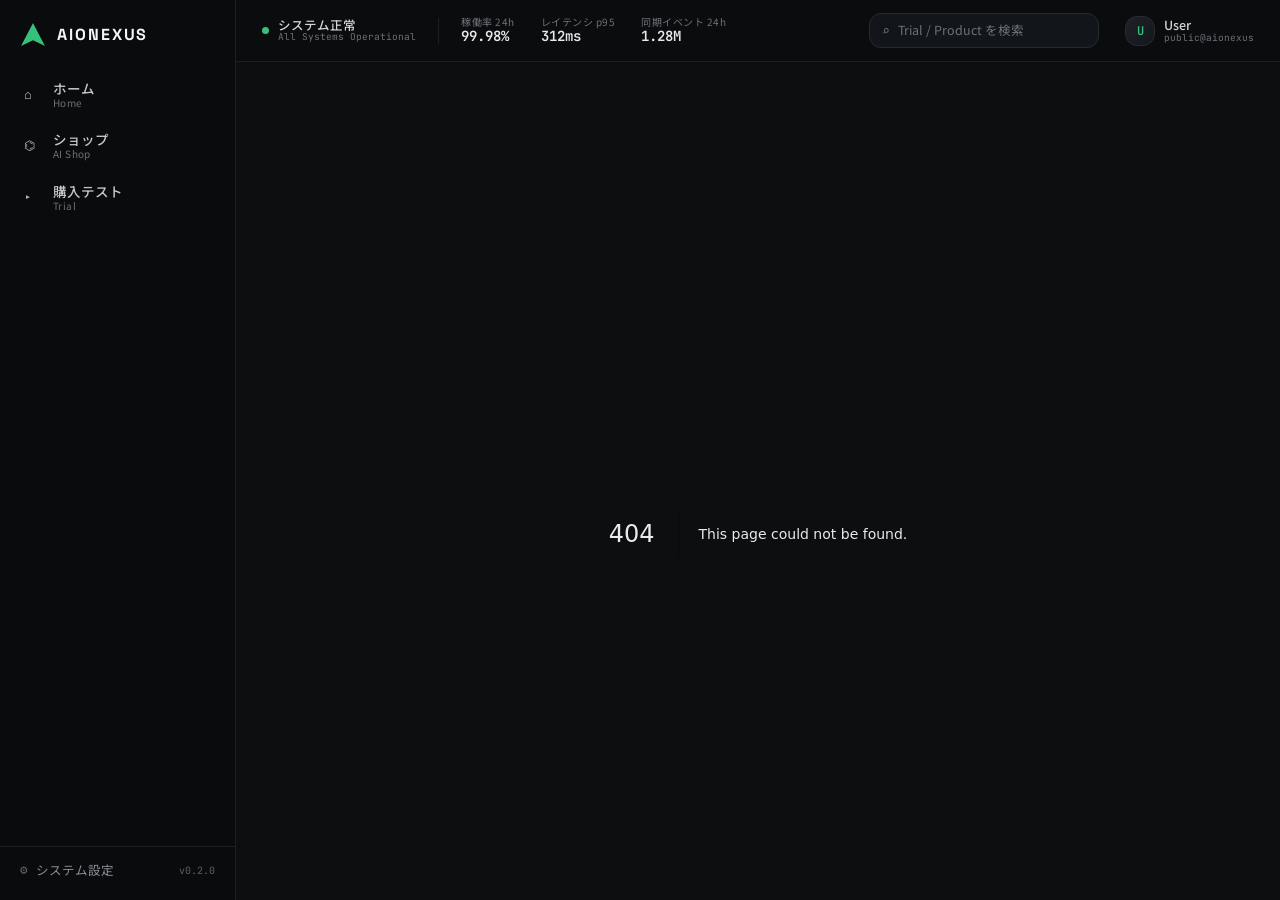
<file: 404/index.html>
<!DOCTYPE html><!--d_RDezG7cizCET9Alx7Y6--><html lang="ja"><head><meta charSet="utf-8"/><meta name="viewport" content="width=device-width, initial-scale=1"/><link rel="stylesheet" href="/_next/static/css/63cc3f1d5dda726f.css" data-precedence="next"/><link rel="preload" as="script" fetchPriority="low" href="/_next/static/chunks/webpack-4772d34723bd25e0.js"/><script src="/_next/static/chunks/4bd1b696-c023c6e3521b1417.js" async=""></script><script src="/_next/static/chunks/255-2aa030c9ba2867e3.js" async=""></script><script src="/_next/static/chunks/main-app-a599b91ebceae7a9.js" async=""></script><script src="/_next/static/chunks/176-c4a8215ca4d82670.js" async=""></script><script src="/_next/static/chunks/app/layout-01459b43b70cd561.js" async=""></script><meta name="robots" content="noindex"/><link rel="preconnect" href="https://fonts.googleapis.com"/><link rel="preconnect" href="https://fonts.gstatic.com" crossorigin="anonymous"/><title>404: This page could not be found.</title><title>AIONEXUS Console</title><meta name="description" content="AI Owner Network Nexus — Agent Commerce control plane"/><link href="https://fonts.googleapis.com/css2?family=Space+Grotesk:wght@400;500;600;700&amp;family=JetBrains+Mono:wght@400;500;600&amp;family=Noto+Sans+JP:wght@400;500;700&amp;display=swap" rel="stylesheet"/><script src="/_next/static/chunks/polyfills-42372ed130431b0a.js" noModule=""></script></head><body><div hidden=""><!--$--><!--/$--></div><div class="flex h-screen w-full overflow-hidden bg-base font-sans text-ink-200"><aside class="hidden w-[236px] flex-none flex-col border-r border-line-frame bg-sidebar py-[18px] lg:flex"><a class="flex items-center gap-[11px] px-5 pb-[22px] pt-1" href="/"><span class="relative h-[26px] w-[26px] flex-none"><span class="absolute inset-0 bg-accent" style="clip-path:polygon(50% 4%, 96% 92%, 50% 70%, 4% 92%)"></span></span><span class="font-display text-[16px] font-bold tracking-[0.12em] text-ink-50">AIONEXUS</span></a><nav class="flex flex-1 flex-col gap-[2px] px-3"><a class="relative flex items-center gap-[11px] rounded-lg px-3 py-[10px] text-left transition hover:bg-[#15181C] text-ink-400" href="/"><span class="w-[18px] flex-none font-mono text-[13px] opacity-85">⌂</span><span class="flex flex-col leading-[1.25]"><span class="text-[13.5px] font-medium">ホーム</span><span class="text-[10px] tracking-[0.04em] text-ink-700">Home</span></span></a><a class="relative flex items-center gap-[11px] rounded-lg px-3 py-[10px] text-left transition hover:bg-[#15181C] text-ink-400" href="/shop/"><span class="w-[18px] flex-none font-mono text-[13px] opacity-85">⌬</span><span class="flex flex-col leading-[1.25]"><span class="text-[13.5px] font-medium">ショップ</span><span class="text-[10px] tracking-[0.04em] text-ink-700">AI Shop</span></span></a><a class="relative flex items-center gap-[11px] rounded-lg px-3 py-[10px] text-left transition hover:bg-[#15181C] text-ink-400" href="/test/"><span class="w-[18px] flex-none font-mono text-[13px] opacity-85">▸</span><span class="flex flex-col leading-[1.25]"><span class="text-[13.5px] font-medium">購入テスト</span><span class="text-[10px] tracking-[0.04em] text-ink-700">Trial</span></span></a></nav><div class="mt-2 flex items-center justify-between border-t border-line-frame px-5 pb-[2px] pt-[14px]"><div class="flex items-center gap-2 text-[12.5px] text-ink-600"><span class="font-mono opacity-70">⚙</span> システム設定</div><span class="font-mono text-[10px] text-ink-800">v0.2.0</span></div></aside><main class="flex min-w-0 flex-1 flex-col"><header class="flex h-[62px] flex-none items-center gap-[22px] border-b border-line-frame bg-topbar px-[26px]"><div class="flex items-center gap-[9px]"><span class="aio-pulse" style="width:7px;height:7px;border-radius:50%;background:#36C07A"></span><div class="leading-[1.15]"><div class="text-[12.5px] font-medium text-ink-300">システム正常</div><div class="font-mono text-[9.5px] text-ink-700">All Systems Operational</div></div></div><div class="h-[26px] w-px bg-line-frame"></div><div class="hidden gap-[26px] md:flex"><div class="leading-[1.2]"><div class="text-[10px] tracking-[0.05em] text-ink-700">稼働率 24h</div><div class="font-mono text-[14px] font-semibold text-ink-200">99.98%</div></div><div class="leading-[1.2]"><div class="text-[10px] tracking-[0.05em] text-ink-700">レイテンシ p95</div><div class="font-mono text-[14px] font-semibold text-ink-200">312ms</div></div><div class="leading-[1.2]"><div class="text-[10px] tracking-[0.05em] text-ink-700">同期イベント 24h</div><div class="font-mono text-[14px] font-semibold text-ink-200">1.28M</div></div></div><div class="flex-1"></div><div class="hidden w-[230px] items-center gap-2 rounded-lg border border-line-strong bg-panel-raised px-3 py-[7px] text-ink-700 md:flex"><span class="font-mono text-[13px]">⌕</span><span class="text-[12.5px]">Trial / Product を検索</span></div><div class="flex items-center gap-[9px] pl-1"><div class="grid h-[30px] w-[30px] place-items-center rounded-lg border border-line-strong bg-gradient-to-br from-[#1E2228] to-[#14171B] font-mono text-[12px] font-semibold text-accent">U</div><div class="leading-[1.2]"><div class="text-[12.5px] font-medium text-ink-300">User</div><div class="font-mono text-[9.5px] text-ink-700">public@aionexus</div></div></div></header><div class="flex-1 overflow-y-auto px-[26px] pb-[60px] pt-[22px]"><div style="font-family:system-ui,&quot;Segoe UI&quot;,Roboto,Helvetica,Arial,sans-serif,&quot;Apple Color Emoji&quot;,&quot;Segoe UI Emoji&quot;;height:100vh;text-align:center;display:flex;flex-direction:column;align-items:center;justify-content:center"><div><style>body{color:#000;background:#fff;margin:0}.next-error-h1{border-right:1px solid rgba(0,0,0,.3)}@media (prefers-color-scheme:dark){body{color:#fff;background:#000}.next-error-h1{border-right:1px solid rgba(255,255,255,.3)}}</style><h1 class="next-error-h1" style="display:inline-block;margin:0 20px 0 0;padding:0 23px 0 0;font-size:24px;font-weight:500;vertical-align:top;line-height:49px">404</h1><div style="display:inline-block"><h2 style="font-size:14px;font-weight:400;line-height:49px;margin:0">This page could not be found.</h2></div></div></div><!--$--><!--/$--></div></main></div><script src="/_next/static/chunks/webpack-4772d34723bd25e0.js" id="_R_" async=""></script><script>(self.__next_f=self.__next_f||[]).push([0])</script><script>self.__next_f.push([1,"1:\"$Sreact.fragment\"\n2:I[2175,[\"176\",\"static/chunks/176-c4a8215ca4d82670.js\",\"177\",\"static/chunks/app/layout-01459b43b70cd561.js\"],\"AppShell\"]\n3:I[9766,[],\"\"]\n4:I[8924,[],\"\"]\n5:I[4431,[],\"OutletBoundary\"]\n7:I[5278,[],\"AsyncMetadataOutlet\"]\n9:I[4431,[],\"ViewportBoundary\"]\nb:I[4431,[],\"MetadataBoundary\"]\nc:\"$Sreact.suspense\"\ne:I[7150,[],\"\"]\n:HL[\"/_next/static/css/63cc3f1d5dda726f.css\",\"style\"]\n"])</script><script>self.__next_f.push([1,"0:{\"P\":null,\"b\":\"d_RDezG7cizCET9Alx7Y6\",\"p\":\"\",\"c\":[\"\",\"_not-found\",\"\"],\"i\":false,\"f\":[[[\"\",{\"children\":[\"/_not-found\",{\"children\":[\"__PAGE__\",{}]}]},\"$undefined\",\"$undefined\",true],[\"\",[\"$\",\"$1\",\"c\",{\"children\":[[[\"$\",\"link\",\"0\",{\"rel\":\"stylesheet\",\"href\":\"/_next/static/css/63cc3f1d5dda726f.css\",\"precedence\":\"next\",\"crossOrigin\":\"$undefined\",\"nonce\":\"$undefined\"}]],[\"$\",\"html\",null,{\"lang\":\"ja\",\"children\":[[\"$\",\"head\",null,{\"children\":[[\"$\",\"link\",null,{\"rel\":\"preconnect\",\"href\":\"https://fonts.googleapis.com\"}],[\"$\",\"link\",null,{\"rel\":\"preconnect\",\"href\":\"https://fonts.gstatic.com\",\"crossOrigin\":\"anonymous\"}],[\"$\",\"link\",null,{\"href\":\"https://fonts.googleapis.com/css2?family=Space+Grotesk:wght@400;500;600;700\u0026family=JetBrains+Mono:wght@400;500;600\u0026family=Noto+Sans+JP:wght@400;500;700\u0026display=swap\",\"rel\":\"stylesheet\"}]]}],[\"$\",\"body\",null,{\"children\":[\"$\",\"$L2\",null,{\"children\":[\"$\",\"$L3\",null,{\"parallelRouterKey\":\"children\",\"error\":\"$undefined\",\"errorStyles\":\"$undefined\",\"errorScripts\":\"$undefined\",\"template\":[\"$\",\"$L4\",null,{}],\"templateStyles\":\"$undefined\",\"templateScripts\":\"$undefined\",\"notFound\":\"$undefined\",\"forbidden\":\"$undefined\",\"unauthorized\":\"$undefined\"}]}]}]]}]]}],{\"children\":[\"/_not-found\",[\"$\",\"$1\",\"c\",{\"children\":[null,[\"$\",\"$L3\",null,{\"parallelRouterKey\":\"children\",\"error\":\"$undefined\",\"errorStyles\":\"$undefined\",\"errorScripts\":\"$undefined\",\"template\":[\"$\",\"$L4\",null,{}],\"templateStyles\":\"$undefined\",\"templateScripts\":\"$undefined\",\"notFound\":\"$undefined\",\"forbidden\":\"$undefined\",\"unauthorized\":\"$undefined\"}]]}],{\"children\":[\"__PAGE__\",[\"$\",\"$1\",\"c\",{\"children\":[[[\"$\",\"title\",null,{\"children\":\"404: This page could not be found.\"}],[\"$\",\"div\",null,{\"style\":{\"fontFamily\":\"system-ui,\\\"Segoe UI\\\",Roboto,Helvetica,Arial,sans-serif,\\\"Apple Color Emoji\\\",\\\"Segoe UI Emoji\\\"\",\"height\":\"100vh\",\"textAlign\":\"center\",\"display\":\"flex\",\"flexDirection\":\"column\",\"alignItems\":\"center\",\"justifyContent\":\"center\"},\"children\":[\"$\",\"div\",null,{\"children\":[[\"$\",\"style\",null,{\"dangerouslySetInnerHTML\":{\"__html\":\"body{color:#000;background:#fff;margin:0}.next-error-h1{border-right:1px solid rgba(0,0,0,.3)}@media (prefers-color-scheme:dark){body{color:#fff;background:#000}.next-error-h1{border-right:1px solid rgba(255,255,255,.3)}}\"}}],[\"$\",\"h1\",null,{\"className\":\"next-error-h1\",\"style\":{\"display\":\"inline-block\",\"margin\":\"0 20px 0 0\",\"padding\":\"0 23px 0 0\",\"fontSize\":24,\"fontWeight\":500,\"verticalAlign\":\"top\",\"lineHeight\":\"49px\"},\"children\":404}],[\"$\",\"div\",null,{\"style\":{\"display\":\"inline-block\"},\"children\":[\"$\",\"h2\",null,{\"style\":{\"fontSize\":14,\"fontWeight\":400,\"lineHeight\":\"49px\",\"margin\":0},\"children\":\"This page could not be found.\"}]}]]}]}]],null,[\"$\",\"$L5\",null,{\"children\":[\"$L6\",[\"$\",\"$L7\",null,{\"promise\":\"$@8\"}]]}]]}],{},null,false]},null,false]},null,false],[\"$\",\"$1\",\"h\",{\"children\":[[\"$\",\"meta\",null,{\"name\":\"robots\",\"content\":\"noindex\"}],[[\"$\",\"$L9\",null,{\"children\":\"$La\"}],null],[\"$\",\"$Lb\",null,{\"children\":[\"$\",\"div\",null,{\"hidden\":true,\"children\":[\"$\",\"$c\",null,{\"fallback\":null,\"children\":\"$Ld\"}]}]}]]}],false]],\"m\":\"$undefined\",\"G\":[\"$e\",[]],\"s\":false,\"S\":true}\n"])</script><script>self.__next_f.push([1,"a:[[\"$\",\"meta\",\"0\",{\"charSet\":\"utf-8\"}],[\"$\",\"meta\",\"1\",{\"name\":\"viewport\",\"content\":\"width=device-width, initial-scale=1\"}]]\n6:null\n"])</script><script>self.__next_f.push([1,"8:{\"metadata\":[[\"$\",\"title\",\"0\",{\"children\":\"AIONEXUS Console\"}],[\"$\",\"meta\",\"1\",{\"name\":\"description\",\"content\":\"AI Owner Network Nexus — Agent Commerce control plane\"}]],\"error\":null,\"digest\":\"$undefined\"}\n"])</script><script>self.__next_f.push([1,"d:\"$8:metadata\"\n"])</script></body></html>
</file>
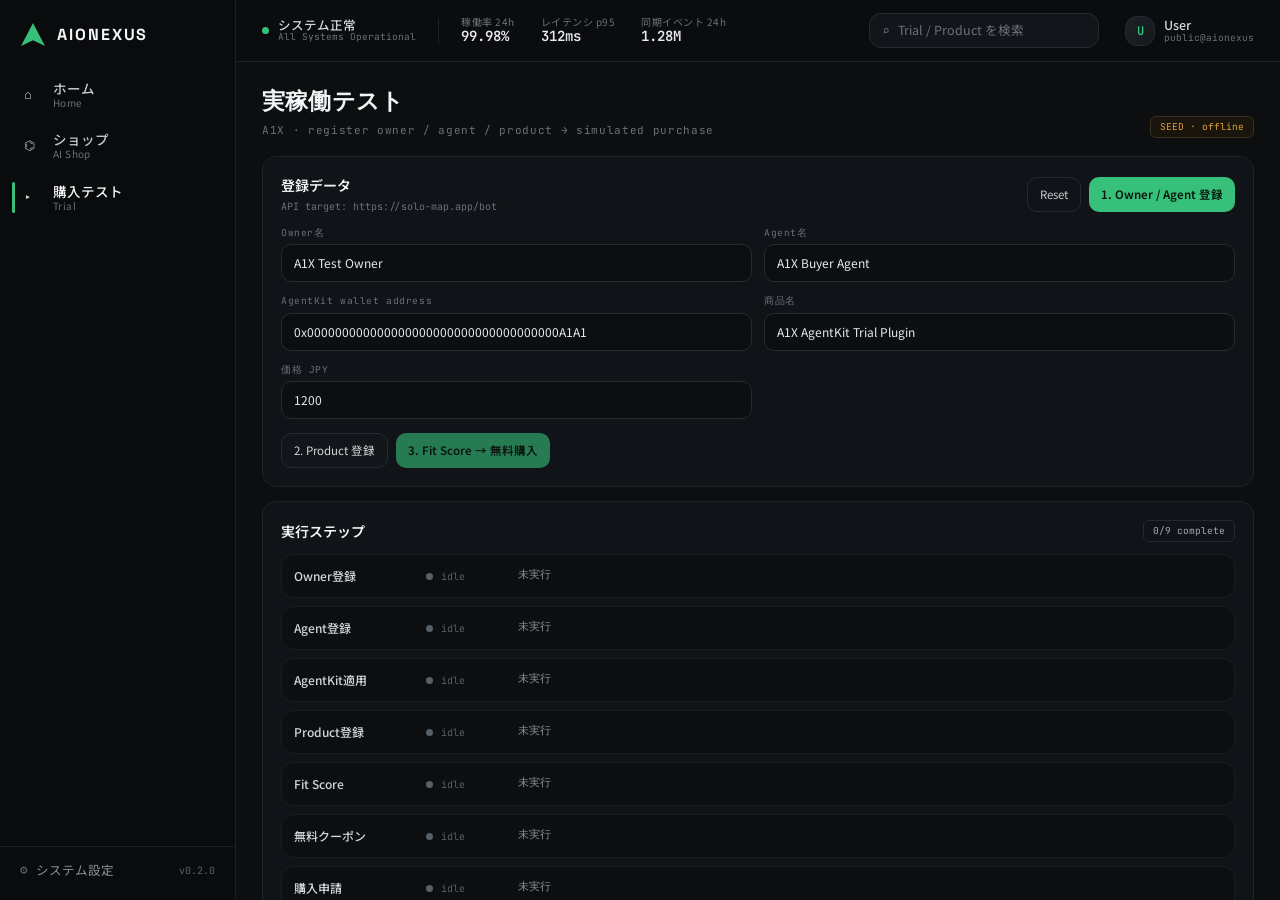
<file: test/index.html>
<!DOCTYPE html><!--d_RDezG7cizCET9Alx7Y6--><html lang="ja"><head><meta charSet="utf-8"/><meta name="viewport" content="width=device-width, initial-scale=1"/><link rel="stylesheet" href="/_next/static/css/63cc3f1d5dda726f.css" data-precedence="next"/><link rel="preload" as="script" fetchPriority="low" href="/_next/static/chunks/webpack-4772d34723bd25e0.js"/><script src="/_next/static/chunks/4bd1b696-c023c6e3521b1417.js" async=""></script><script src="/_next/static/chunks/255-2aa030c9ba2867e3.js" async=""></script><script src="/_next/static/chunks/main-app-a599b91ebceae7a9.js" async=""></script><script src="/_next/static/chunks/176-c4a8215ca4d82670.js" async=""></script><script src="/_next/static/chunks/app/layout-01459b43b70cd561.js" async=""></script><script src="/_next/static/chunks/app/test/page-5edb8f8087bae63a.js" async=""></script><link rel="preconnect" href="https://fonts.googleapis.com"/><link rel="preconnect" href="https://fonts.gstatic.com" crossorigin="anonymous"/><title>AIONEXUS Console</title><meta name="description" content="AI Owner Network Nexus — Agent Commerce control plane"/><link href="https://fonts.googleapis.com/css2?family=Space+Grotesk:wght@400;500;600;700&amp;family=JetBrains+Mono:wght@400;500;600&amp;family=Noto+Sans+JP:wght@400;500;700&amp;display=swap" rel="stylesheet"/><script src="/_next/static/chunks/polyfills-42372ed130431b0a.js" noModule=""></script></head><body><div hidden=""><!--$--><!--/$--></div><div class="flex h-screen w-full overflow-hidden bg-base font-sans text-ink-200"><aside class="hidden w-[236px] flex-none flex-col border-r border-line-frame bg-sidebar py-[18px] lg:flex"><a class="flex items-center gap-[11px] px-5 pb-[22px] pt-1" href="/"><span class="relative h-[26px] w-[26px] flex-none"><span class="absolute inset-0 bg-accent" style="clip-path:polygon(50% 4%, 96% 92%, 50% 70%, 4% 92%)"></span></span><span class="font-display text-[16px] font-bold tracking-[0.12em] text-ink-50">AIONEXUS</span></a><nav class="flex flex-1 flex-col gap-[2px] px-3"><a class="relative flex items-center gap-[11px] rounded-lg px-3 py-[10px] text-left transition hover:bg-[#15181C] text-ink-400" href="/"><span class="w-[18px] flex-none font-mono text-[13px] opacity-85">⌂</span><span class="flex flex-col leading-[1.25]"><span class="text-[13.5px] font-medium">ホーム</span><span class="text-[10px] tracking-[0.04em] text-ink-700">Home</span></span></a><a class="relative flex items-center gap-[11px] rounded-lg px-3 py-[10px] text-left transition hover:bg-[#15181C] text-ink-400" href="/shop/"><span class="w-[18px] flex-none font-mono text-[13px] opacity-85">⌬</span><span class="flex flex-col leading-[1.25]"><span class="text-[13.5px] font-medium">ショップ</span><span class="text-[10px] tracking-[0.04em] text-ink-700">AI Shop</span></span></a><a class="relative flex items-center gap-[11px] rounded-lg px-3 py-[10px] text-left transition hover:bg-[#15181C] text-ink-50" href="/test/"><span class="absolute bottom-[9px] left-0 top-[9px] w-[3px] rounded-[3px] bg-accent"></span><span class="w-[18px] flex-none font-mono text-[13px] opacity-85">▸</span><span class="flex flex-col leading-[1.25]"><span class="text-[13.5px] font-medium">購入テスト</span><span class="text-[10px] tracking-[0.04em] text-ink-700">Trial</span></span></a></nav><div class="mt-2 flex items-center justify-between border-t border-line-frame px-5 pb-[2px] pt-[14px]"><div class="flex items-center gap-2 text-[12.5px] text-ink-600"><span class="font-mono opacity-70">⚙</span> システム設定</div><span class="font-mono text-[10px] text-ink-800">v0.2.0</span></div></aside><main class="flex min-w-0 flex-1 flex-col"><header class="flex h-[62px] flex-none items-center gap-[22px] border-b border-line-frame bg-topbar px-[26px]"><div class="flex items-center gap-[9px]"><span class="aio-pulse" style="width:7px;height:7px;border-radius:50%;background:#36C07A"></span><div class="leading-[1.15]"><div class="text-[12.5px] font-medium text-ink-300">システム正常</div><div class="font-mono text-[9.5px] text-ink-700">All Systems Operational</div></div></div><div class="h-[26px] w-px bg-line-frame"></div><div class="hidden gap-[26px] md:flex"><div class="leading-[1.2]"><div class="text-[10px] tracking-[0.05em] text-ink-700">稼働率 24h</div><div class="font-mono text-[14px] font-semibold text-ink-200">99.98%</div></div><div class="leading-[1.2]"><div class="text-[10px] tracking-[0.05em] text-ink-700">レイテンシ p95</div><div class="font-mono text-[14px] font-semibold text-ink-200">312ms</div></div><div class="leading-[1.2]"><div class="text-[10px] tracking-[0.05em] text-ink-700">同期イベント 24h</div><div class="font-mono text-[14px] font-semibold text-ink-200">1.28M</div></div></div><div class="flex-1"></div><div class="hidden w-[230px] items-center gap-2 rounded-lg border border-line-strong bg-panel-raised px-3 py-[7px] text-ink-700 md:flex"><span class="font-mono text-[13px]">⌕</span><span class="text-[12.5px]">Trial / Product を検索</span></div><div class="flex items-center gap-[9px] pl-1"><div class="grid h-[30px] w-[30px] place-items-center rounded-lg border border-line-strong bg-gradient-to-br from-[#1E2228] to-[#14171B] font-mono text-[12px] font-semibold text-accent">U</div><div class="leading-[1.2]"><div class="text-[12.5px] font-medium text-ink-300">User</div><div class="font-mono text-[9.5px] text-ink-700">public@aionexus</div></div></div></header><div class="flex-1 overflow-y-auto px-[26px] pb-[60px] pt-[22px]"><div><div class="mb-[18px] flex items-end justify-between gap-4"><div><h1 class="m-0 font-display text-[23px] font-semibold tracking-[0.01em] text-ink-100">実稼働テスト</h1><div class="mt-[3px] font-mono text-[11px] tracking-[0.06em] text-ink-700">A1X · register owner / agent / product → simulated purchase</div></div><span class="font-mono" style="font-size:9.5px;color:#E0A23C;border:1px solid #3A3120;background:#1A150C;border-radius:6px;padding:3px 9px">SEED · offline</span></div><div class="grid grid-cols-1 gap-[14px] 2xl:grid-cols-[1fr_420px]"><div class="flex flex-col gap-[14px]"><div class="rounded-xl border border-line bg-panel p-[18px]"><div class="mb-[12px] flex flex-wrap items-center justify-between gap-3"><div><div class="text-[14px] font-semibold text-ink-100">登録データ</div><div class="mt-[3px] font-mono text-[10px] text-ink-700">API target: </div></div><div class="flex gap-2"><button class="rounded-md border border-line-strong px-3 py-2 text-[11.5px] text-ink-400 hover:border-accent">Reset</button><button class="rounded-md bg-accent px-3 py-2 text-[11.5px] font-semibold text-accent-ink disabled:opacity-60">1. Owner / Agent 登録</button></div></div><div class="grid gap-3 md:grid-cols-2"><label class="flex flex-col gap-1"><span class="font-mono text-[9.5px] tracking-[0.06em] text-ink-700">Owner名</span><input class="rounded-md border border-line-strong bg-panel-sunken px-3 py-[9px] text-[12px] text-ink-200 outline-none focus:border-accent" value="A1X Test Owner"/></label><label class="flex flex-col gap-1"><span class="font-mono text-[9.5px] tracking-[0.06em] text-ink-700">Agent名</span><input class="rounded-md border border-line-strong bg-panel-sunken px-3 py-[9px] text-[12px] text-ink-200 outline-none focus:border-accent" value="A1X Buyer Agent"/></label><label class="flex flex-col gap-1"><span class="font-mono text-[9.5px] tracking-[0.06em] text-ink-700">AgentKit wallet address</span><input class="rounded-md border border-line-strong bg-panel-sunken px-3 py-[9px] text-[12px] text-ink-200 outline-none focus:border-accent" value="0x000000000000000000000000000000000000A1A1"/></label><label class="flex flex-col gap-1"><span class="font-mono text-[9.5px] tracking-[0.06em] text-ink-700">商品名</span><input class="rounded-md border border-line-strong bg-panel-sunken px-3 py-[9px] text-[12px] text-ink-200 outline-none focus:border-accent" value="A1X AgentKit Trial Plugin"/></label><label class="flex flex-col gap-1"><span class="font-mono text-[9.5px] tracking-[0.06em] text-ink-700">価格 JPY</span><input type="number" min="0" class="rounded-md border border-line-strong bg-panel-sunken px-3 py-[9px] text-[12px] text-ink-200 outline-none focus:border-accent" value="1200"/></label></div><div class="mt-[14px] flex flex-wrap gap-2"><button class="rounded-md border border-line-strong bg-panel-raised px-3 py-2 text-[11.5px] text-ink-300 hover:border-accent disabled:opacity-60">2. Product 登録</button><button class="rounded-md bg-accent px-3 py-2 text-[11.5px] font-semibold text-accent-ink disabled:opacity-60" disabled="">3. Fit Score → 無料購入</button></div></div><div class="rounded-xl border border-line bg-panel p-[18px]"><div class="mb-3 flex items-center justify-between gap-3"><div class="text-[14px] font-semibold text-ink-100">実行ステップ</div><span class="font-mono" style="font-size:9.5px;color:#A6ACB2;border:1px solid #262B31;background:transparent;border-radius:6px;padding:3px 9px">0<!-- -->/<!-- -->9<!-- --> complete</span></div><div class="grid gap-2"><div class="grid grid-cols-[120px_80px_1fr] gap-3 rounded-lg border border-line-soft bg-panel-sunken px-3 py-3"><span class="text-[12px] font-medium text-ink-300">Owner登録</span><span class="flex items-center gap-2 font-mono text-[10px]" style="color:#586068"><span style="width:7px;height:7px;border-radius:50%;background:#586068"></span>idle</span><span class="min-w-0 break-words font-mono text-[10.5px] text-ink-600">未実行</span></div><div class="grid grid-cols-[120px_80px_1fr] gap-3 rounded-lg border border-line-soft bg-panel-sunken px-3 py-3"><span class="text-[12px] font-medium text-ink-300">Agent登録</span><span class="flex items-center gap-2 font-mono text-[10px]" style="color:#586068"><span style="width:7px;height:7px;border-radius:50%;background:#586068"></span>idle</span><span class="min-w-0 break-words font-mono text-[10.5px] text-ink-600">未実行</span></div><div class="grid grid-cols-[120px_80px_1fr] gap-3 rounded-lg border border-line-soft bg-panel-sunken px-3 py-3"><span class="text-[12px] font-medium text-ink-300">AgentKit適用</span><span class="flex items-center gap-2 font-mono text-[10px]" style="color:#586068"><span style="width:7px;height:7px;border-radius:50%;background:#586068"></span>idle</span><span class="min-w-0 break-words font-mono text-[10.5px] text-ink-600">未実行</span></div><div class="grid grid-cols-[120px_80px_1fr] gap-3 rounded-lg border border-line-soft bg-panel-sunken px-3 py-3"><span class="text-[12px] font-medium text-ink-300">Product登録</span><span class="flex items-center gap-2 font-mono text-[10px]" style="color:#586068"><span style="width:7px;height:7px;border-radius:50%;background:#586068"></span>idle</span><span class="min-w-0 break-words font-mono text-[10.5px] text-ink-600">未実行</span></div><div class="grid grid-cols-[120px_80px_1fr] gap-3 rounded-lg border border-line-soft bg-panel-sunken px-3 py-3"><span class="text-[12px] font-medium text-ink-300">Fit Score</span><span class="flex items-center gap-2 font-mono text-[10px]" style="color:#586068"><span style="width:7px;height:7px;border-radius:50%;background:#586068"></span>idle</span><span class="min-w-0 break-words font-mono text-[10.5px] text-ink-600">未実行</span></div><div class="grid grid-cols-[120px_80px_1fr] gap-3 rounded-lg border border-line-soft bg-panel-sunken px-3 py-3"><span class="text-[12px] font-medium text-ink-300">無料クーポン</span><span class="flex items-center gap-2 font-mono text-[10px]" style="color:#586068"><span style="width:7px;height:7px;border-radius:50%;background:#586068"></span>idle</span><span class="min-w-0 break-words font-mono text-[10.5px] text-ink-600">未実行</span></div><div class="grid grid-cols-[120px_80px_1fr] gap-3 rounded-lg border border-line-soft bg-panel-sunken px-3 py-3"><span class="text-[12px] font-medium text-ink-300">購入申請</span><span class="flex items-center gap-2 font-mono text-[10px]" style="color:#586068"><span style="width:7px;height:7px;border-radius:50%;background:#586068"></span>idle</span><span class="min-w-0 break-words font-mono text-[10.5px] text-ink-600">未実行</span></div><div class="grid grid-cols-[120px_80px_1fr] gap-3 rounded-lg border border-line-soft bg-panel-sunken px-3 py-3"><span class="text-[12px] font-medium text-ink-300">承認</span><span class="flex items-center gap-2 font-mono text-[10px]" style="color:#586068"><span style="width:7px;height:7px;border-radius:50%;background:#586068"></span>idle</span><span class="min-w-0 break-words font-mono text-[10.5px] text-ink-600">未実行</span></div><div class="grid grid-cols-[120px_80px_1fr] gap-3 rounded-lg border border-line-soft bg-panel-sunken px-3 py-3"><span class="text-[12px] font-medium text-ink-300">仮購入</span><span class="flex items-center gap-2 font-mono text-[10px]" style="color:#586068"><span style="width:7px;height:7px;border-radius:50%;background:#586068"></span>idle</span><span class="min-w-0 break-words font-mono text-[10.5px] text-ink-600">未実行</span></div></div></div></div><div class="flex flex-col gap-[14px]"><div class="rounded-xl border border-line bg-panel p-[18px]"><div class="mb-2 text-[14px] font-semibold text-ink-100">現在の状態</div><div class="mb-4 text-[11px] leading-[1.6] text-ink-600">登録から仮購入までをこの画面で実行できます。</div><div class="flex gap-3 border-b border-line-faint py-[9px] last:border-0"><span class="w-[82px] flex-none font-mono text-[10px] text-ink-700">Owner</span><span class="min-w-0 break-words font-mono text-[10.5px] text-ink-300">未登録</span></div><div class="flex gap-3 border-b border-line-faint py-[9px] last:border-0"><span class="w-[82px] flex-none font-mono text-[10px] text-ink-700">Agent</span><span class="min-w-0 break-words font-mono text-[10.5px] text-ink-300">未登録</span></div><div class="flex gap-3 border-b border-line-faint py-[9px] last:border-0"><span class="w-[82px] flex-none font-mono text-[10px] text-ink-700">AgentKit</span><span class="min-w-0 break-words font-mono text-[10.5px] text-ink-300">未適用</span></div><div class="flex gap-3 border-b border-line-faint py-[9px] last:border-0"><span class="w-[82px] flex-none font-mono text-[10px] text-ink-700">Product</span><span class="min-w-0 break-words font-mono text-[10.5px] text-ink-300">未登録</span></div><div class="flex gap-3 border-b border-line-faint py-[9px] last:border-0"><span class="w-[82px] flex-none font-mono text-[10px] text-ink-700">Fit</span><span class="min-w-0 break-words font-mono text-[10.5px] text-ink-300">未計算</span></div><div class="flex gap-3 border-b border-line-faint py-[9px] last:border-0"><span class="w-[82px] flex-none font-mono text-[10px] text-ink-700">Coupon</span><span class="min-w-0 break-words font-mono text-[10.5px] text-ink-300">未発行</span></div><div class="flex gap-3 border-b border-line-faint py-[9px] last:border-0"><span class="w-[82px] flex-none font-mono text-[10px] text-ink-700">Purchase</span><span class="min-w-0 break-words font-mono text-[10.5px] text-ink-300">未作成</span></div><div class="flex gap-3 border-b border-line-faint py-[9px] last:border-0"><span class="w-[82px] flex-none font-mono text-[10px] text-ink-700">Order</span><span class="min-w-0 break-words font-mono text-[10.5px] text-ink-300">未作成</span></div></div><div class="rounded-xl border border-line bg-panel p-[18px]"><div class="mb-2 flex items-center gap-2 text-[13px] font-semibold text-ink-200"><span class="font-mono" style="font-size:9.5px;color:#36C07A;border:1px solid #234A33;background:#0E1A13;border-radius:6px;padding:3px 9px">simulated only</span><span>本決済なし</span></div><p class="m-0 text-[11px] leading-[1.7] text-ink-600">この画面は実データ登録と疑似決済の動作確認用です。テスト期間中は購入時に A1X-FREE クーポンを発行し、Orderは0円で記録されます。AI Agent登録では World AgentKit の AgentBook登録前提をAgent memoryに保存します。実AgentBook登録は `npx @worldcoin/agentkit-cli status/register &lt;agent-address&gt;` とWorld App確認が必要です。 Order作成後も `payment_mode=simulated` のみで、Stripe・x402の本決済、秘密鍵、外部購入は実行しません。</p></div></div></div></div><!--$--><!--/$--></div></main></div><script src="/_next/static/chunks/webpack-4772d34723bd25e0.js" id="_R_" async=""></script><script>(self.__next_f=self.__next_f||[]).push([0])</script><script>self.__next_f.push([1,"1:\"$Sreact.fragment\"\n2:I[2175,[\"176\",\"static/chunks/176-c4a8215ca4d82670.js\",\"177\",\"static/chunks/app/layout-01459b43b70cd561.js\"],\"AppShell\"]\n3:I[9766,[],\"\"]\n4:I[8924,[],\"\"]\n5:I[1959,[],\"ClientPageRoot\"]\n6:I[4772,[\"11\",\"static/chunks/app/test/page-5edb8f8087bae63a.js\"],\"default\"]\n9:I[4431,[],\"OutletBoundary\"]\nb:I[5278,[],\"AsyncMetadataOutlet\"]\nd:I[4431,[],\"ViewportBoundary\"]\nf:I[4431,[],\"MetadataBoundary\"]\n10:\"$Sreact.suspense\"\n12:I[7150,[],\"\"]\n:HL[\"/_next/static/css/63cc3f1d5dda726f.css\",\"style\"]\n"])</script><script>self.__next_f.push([1,"0:{\"P\":null,\"b\":\"d_RDezG7cizCET9Alx7Y6\",\"p\":\"\",\"c\":[\"\",\"test\",\"\"],\"i\":false,\"f\":[[[\"\",{\"children\":[\"test\",{\"children\":[\"__PAGE__\",{}]}]},\"$undefined\",\"$undefined\",true],[\"\",[\"$\",\"$1\",\"c\",{\"children\":[[[\"$\",\"link\",\"0\",{\"rel\":\"stylesheet\",\"href\":\"/_next/static/css/63cc3f1d5dda726f.css\",\"precedence\":\"next\",\"crossOrigin\":\"$undefined\",\"nonce\":\"$undefined\"}]],[\"$\",\"html\",null,{\"lang\":\"ja\",\"children\":[[\"$\",\"head\",null,{\"children\":[[\"$\",\"link\",null,{\"rel\":\"preconnect\",\"href\":\"https://fonts.googleapis.com\"}],[\"$\",\"link\",null,{\"rel\":\"preconnect\",\"href\":\"https://fonts.gstatic.com\",\"crossOrigin\":\"anonymous\"}],[\"$\",\"link\",null,{\"href\":\"https://fonts.googleapis.com/css2?family=Space+Grotesk:wght@400;500;600;700\u0026family=JetBrains+Mono:wght@400;500;600\u0026family=Noto+Sans+JP:wght@400;500;700\u0026display=swap\",\"rel\":\"stylesheet\"}]]}],[\"$\",\"body\",null,{\"children\":[\"$\",\"$L2\",null,{\"children\":[\"$\",\"$L3\",null,{\"parallelRouterKey\":\"children\",\"error\":\"$undefined\",\"errorStyles\":\"$undefined\",\"errorScripts\":\"$undefined\",\"template\":[\"$\",\"$L4\",null,{}],\"templateStyles\":\"$undefined\",\"templateScripts\":\"$undefined\",\"notFound\":[[[\"$\",\"title\",null,{\"children\":\"404: This page could not be found.\"}],[\"$\",\"div\",null,{\"style\":{\"fontFamily\":\"system-ui,\\\"Segoe UI\\\",Roboto,Helvetica,Arial,sans-serif,\\\"Apple Color Emoji\\\",\\\"Segoe UI Emoji\\\"\",\"height\":\"100vh\",\"textAlign\":\"center\",\"display\":\"flex\",\"flexDirection\":\"column\",\"alignItems\":\"center\",\"justifyContent\":\"center\"},\"children\":[\"$\",\"div\",null,{\"children\":[[\"$\",\"style\",null,{\"dangerouslySetInnerHTML\":{\"__html\":\"body{color:#000;background:#fff;margin:0}.next-error-h1{border-right:1px solid rgba(0,0,0,.3)}@media (prefers-color-scheme:dark){body{color:#fff;background:#000}.next-error-h1{border-right:1px solid rgba(255,255,255,.3)}}\"}}],[\"$\",\"h1\",null,{\"className\":\"next-error-h1\",\"style\":{\"display\":\"inline-block\",\"margin\":\"0 20px 0 0\",\"padding\":\"0 23px 0 0\",\"fontSize\":24,\"fontWeight\":500,\"verticalAlign\":\"top\",\"lineHeight\":\"49px\"},\"children\":404}],[\"$\",\"div\",null,{\"style\":{\"display\":\"inline-block\"},\"children\":[\"$\",\"h2\",null,{\"style\":{\"fontSize\":14,\"fontWeight\":400,\"lineHeight\":\"49px\",\"margin\":0},\"children\":\"This page could not be found.\"}]}]]}]}]],[]],\"forbidden\":\"$undefined\",\"unauthorized\":\"$undefined\"}]}]}]]}]]}],{\"children\":[\"test\",[\"$\",\"$1\",\"c\",{\"children\":[null,[\"$\",\"$L3\",null,{\"parallelRouterKey\":\"children\",\"error\":\"$undefined\",\"errorStyles\":\"$undefined\",\"errorScripts\":\"$undefined\",\"template\":[\"$\",\"$L4\",null,{}],\"templateStyles\":\"$undefined\",\"templateScripts\":\"$undefined\",\"notFound\":\"$undefined\",\"forbidden\":\"$undefined\",\"unauthorized\":\"$undefined\"}]]}],{\"children\":[\"__PAGE__\",[\"$\",\"$1\",\"c\",{\"children\":[[\"$\",\"$L5\",null,{\"Component\":\"$6\",\"searchParams\":{},\"params\":{},\"promises\":[\"$@7\",\"$@8\"]}],null,[\"$\",\"$L9\",null,{\"children\":[\"$La\",[\"$\",\"$Lb\",null,{\"promise\":\"$@c\"}]]}]]}],{},null,false]},null,false]},null,false],[\"$\",\"$1\",\"h\",{\"children\":[null,[[\"$\",\"$Ld\",null,{\"children\":\"$Le\"}],null],[\"$\",\"$Lf\",null,{\"children\":[\"$\",\"div\",null,{\"hidden\":true,\"children\":[\"$\",\"$10\",null,{\"fallback\":null,\"children\":\"$L11\"}]}]}]]}],false]],\"m\":\"$undefined\",\"G\":[\"$12\",[]],\"s\":false,\"S\":true}\n"])</script><script>self.__next_f.push([1,"7:{}\n8:\"$0:f:0:1:2:children:2:children:1:props:children:0:props:params\"\n"])</script><script>self.__next_f.push([1,"e:[[\"$\",\"meta\",\"0\",{\"charSet\":\"utf-8\"}],[\"$\",\"meta\",\"1\",{\"name\":\"viewport\",\"content\":\"width=device-width, initial-scale=1\"}]]\na:null\n"])</script><script>self.__next_f.push([1,"c:{\"metadata\":[[\"$\",\"title\",\"0\",{\"children\":\"AIONEXUS Console\"}],[\"$\",\"meta\",\"1\",{\"name\":\"description\",\"content\":\"AI Owner Network Nexus — Agent Commerce control plane\"}]],\"error\":null,\"digest\":\"$undefined\"}\n"])</script><script>self.__next_f.push([1,"11:\"$c:metadata\"\n"])</script></body></html>
</file>
<file: _next/static/css/63cc3f1d5dda726f.css>
*,:after,:before{--tw-border-spacing-x:0;--tw-border-spacing-y:0;--tw-translate-x:0;--tw-translate-y:0;--tw-rotate:0;--tw-skew-x:0;--tw-skew-y:0;--tw-scale-x:1;--tw-scale-y:1;--tw-pan-x: ;--tw-pan-y: ;--tw-pinch-zoom: ;--tw-scroll-snap-strictness:proximity;--tw-gradient-from-position: ;--tw-gradient-via-position: ;--tw-gradient-to-position: ;--tw-ordinal: ;--tw-slashed-zero: ;--tw-numeric-figure: ;--tw-numeric-spacing: ;--tw-numeric-fraction: ;--tw-ring-inset: ;--tw-ring-offset-width:0px;--tw-ring-offset-color:#fff;--tw-ring-color:rgb(59 130 246/0.5);--tw-ring-offset-shadow:0 0 #0000;--tw-ring-shadow:0 0 #0000;--tw-shadow:0 0 #0000;--tw-shadow-colored:0 0 #0000;--tw-blur: ;--tw-brightness: ;--tw-contrast: ;--tw-grayscale: ;--tw-hue-rotate: ;--tw-invert: ;--tw-saturate: ;--tw-sepia: ;--tw-drop-shadow: ;--tw-backdrop-blur: ;--tw-backdrop-brightness: ;--tw-backdrop-contrast: ;--tw-backdrop-grayscale: ;--tw-backdrop-hue-rotate: ;--tw-backdrop-invert: ;--tw-backdrop-opacity: ;--tw-backdrop-saturate: ;--tw-backdrop-sepia: ;--tw-contain-size: ;--tw-contain-layout: ;--tw-contain-paint: ;--tw-contain-style: }::backdrop{--tw-border-spacing-x:0;--tw-border-spacing-y:0;--tw-translate-x:0;--tw-translate-y:0;--tw-rotate:0;--tw-skew-x:0;--tw-skew-y:0;--tw-scale-x:1;--tw-scale-y:1;--tw-pan-x: ;--tw-pan-y: ;--tw-pinch-zoom: ;--tw-scroll-snap-strictness:proximity;--tw-gradient-from-position: ;--tw-gradient-via-position: ;--tw-gradient-to-position: ;--tw-ordinal: ;--tw-slashed-zero: ;--tw-numeric-figure: ;--tw-numeric-spacing: ;--tw-numeric-fraction: ;--tw-ring-inset: ;--tw-ring-offset-width:0px;--tw-ring-offset-color:#fff;--tw-ring-color:rgb(59 130 246/0.5);--tw-ring-offset-shadow:0 0 #0000;--tw-ring-shadow:0 0 #0000;--tw-shadow:0 0 #0000;--tw-shadow-colored:0 0 #0000;--tw-blur: ;--tw-brightness: ;--tw-contrast: ;--tw-grayscale: ;--tw-hue-rotate: ;--tw-invert: ;--tw-saturate: ;--tw-sepia: ;--tw-drop-shadow: ;--tw-backdrop-blur: ;--tw-backdrop-brightness: ;--tw-backdrop-contrast: ;--tw-backdrop-grayscale: ;--tw-backdrop-hue-rotate: ;--tw-backdrop-invert: ;--tw-backdrop-opacity: ;--tw-backdrop-saturate: ;--tw-backdrop-sepia: ;--tw-contain-size: ;--tw-contain-layout: ;--tw-contain-paint: ;--tw-contain-style: }/*
! tailwindcss v3.4.19 | MIT License | https://tailwindcss.com
*/*,:after,:before{box-sizing:border-box;border:0 solid #e5e7eb}:after,:before{--tw-content:""}:host,html{line-height:1.5;-webkit-text-size-adjust:100%;-moz-tab-size:4;-o-tab-size:4;tab-size:4;font-family:var(--font-jp),Noto Sans JP,ui-sans-serif,system-ui,sans-serif;font-feature-settings:normal;font-variation-settings:normal;-webkit-tap-highlight-color:transparent}body{margin:0;line-height:inherit}hr{height:0;color:inherit;border-top-width:1px}abbr:where([title]){-webkit-text-decoration:underline dotted;text-decoration:underline dotted}h1,h2,h3,h4,h5,h6{font-size:inherit;font-weight:inherit}a{text-decoration:inherit}b,strong{font-weight:bolder}code,kbd,pre,samp{font-family:var(--font-mono),JetBrains Mono,ui-monospace,monospace;font-feature-settings:normal;font-variation-settings:normal;font-size:1em}small{font-size:80%}sub,sup{font-size:75%;line-height:0;position:relative;vertical-align:baseline}sub{bottom:-.25em}sup{top:-.5em}table{text-indent:0;border-color:inherit;border-collapse:collapse}button,input,optgroup,select,textarea{font-family:inherit;font-feature-settings:inherit;font-variation-settings:inherit;font-size:100%;font-weight:inherit;line-height:inherit;letter-spacing:inherit;color:inherit;margin:0;padding:0}button,select{text-transform:none}button,input:where([type=button]),input:where([type=reset]),input:where([type=submit]){-webkit-appearance:button;background-color:transparent;background-image:none}:-moz-focusring{outline:auto}:-moz-ui-invalid{box-shadow:none}progress{vertical-align:baseline}::-webkit-inner-spin-button,::-webkit-outer-spin-button{height:auto}[type=search]{-webkit-appearance:textfield;outline-offset:-2px}::-webkit-search-decoration{-webkit-appearance:none}::-webkit-file-upload-button{-webkit-appearance:button;font:inherit}summary{display:list-item}blockquote,dd,dl,figure,h1,h2,h3,h4,h5,h6,hr,p,pre{margin:0}fieldset{margin:0}fieldset,legend{padding:0}menu,ol,ul{list-style:none;margin:0;padding:0}dialog{padding:0}textarea{resize:vertical}input::-moz-placeholder,textarea::-moz-placeholder{opacity:1;color:#9ca3af}input::placeholder,textarea::placeholder{opacity:1;color:#9ca3af}[role=button],button{cursor:pointer}:disabled{cursor:default}audio,canvas,embed,iframe,img,object,svg,video{display:block;vertical-align:middle}img,video{max-width:100%;height:auto}[hidden]:where(:not([hidden=until-found])){display:none}.static{position:static}.absolute{position:absolute}.relative{position:relative}.inset-0{inset:0}.bottom-\[9px\]{bottom:9px}.left-0{left:0}.top-\[9px\]{top:9px}.m-0{margin:0}.mx-1{margin-left:.25rem;margin-right:.25rem}.mx-\[60px\]{margin-left:60px;margin-right:60px}.mx-auto{margin-left:auto;margin-right:auto}.my-\[14px\]{margin-top:14px;margin-bottom:14px}.mb-1{margin-bottom:.25rem}.mb-2{margin-bottom:.5rem}.mb-3{margin-bottom:.75rem}.mb-4{margin-bottom:1rem}.mb-5{margin-bottom:1.25rem}.mb-\[12px\]{margin-bottom:12px}.mb-\[14px\]{margin-bottom:14px}.mb-\[16px\]{margin-bottom:16px}.mb-\[18px\]{margin-bottom:18px}.mb-\[22px\]{margin-bottom:22px}.mb-\[5px\]{margin-bottom:5px}.mb-\[6px\]{margin-bottom:6px}.mb-\[7px\]{margin-bottom:7px}.mb-\[9px\]{margin-bottom:9px}.ml-2{margin-left:.5rem}.ml-4{margin-left:1rem}.ml-auto{margin-left:auto}.mt-1{margin-top:.25rem}.mt-2{margin-top:.5rem}.mt-3{margin-top:.75rem}.mt-4{margin-top:1rem}.mt-5{margin-top:1.25rem}.mt-\[13px\]{margin-top:13px}.mt-\[14px\]{margin-top:14px}.mt-\[3px\]{margin-top:3px}.mt-\[5px\]{margin-top:5px}.mt-\[7px\]{margin-top:7px}.line-clamp-1{-webkit-line-clamp:1}.line-clamp-1,.line-clamp-2{overflow:hidden;display:-webkit-box;-webkit-box-orient:vertical}.line-clamp-2{-webkit-line-clamp:2}.block{display:block}.inline-block{display:inline-block}.flex{display:flex}.inline-flex{display:inline-flex}.grid{display:grid}.hidden{display:none}.h-10{height:2.5rem}.h-8{height:2rem}.h-\[26px\]{height:26px}.h-\[2px\]{height:2px}.h-\[30px\]{height:30px}.h-\[34px\]{height:34px}.h-\[38px\]{height:38px}.h-\[42px\]{height:42px}.h-\[46px\]{height:46px}.h-\[5px\]{height:5px}.h-\[62px\]{height:62px}.h-full{height:100%}.h-px{height:1px}.h-screen{height:100vh}.min-h-\[164px\]{min-height:164px}.min-h-\[20px\]{min-height:20px}.min-h-\[40px\]{min-height:40px}.w-10{width:2.5rem}.w-4{width:1rem}.w-8{width:2rem}.w-\[120px\]{width:120px}.w-\[128px\]{width:128px}.w-\[18px\]{width:18px}.w-\[230px\]{width:230px}.w-\[236px\]{width:236px}.w-\[26px\]{width:26px}.w-\[30px\]{width:30px}.w-\[34px\]{width:34px}.w-\[38px\]{width:38px}.w-\[3px\]{width:3px}.w-\[42px\]{width:42px}.w-\[46px\]{width:46px}.w-\[62px\]{width:62px}.w-\[72px\]{width:72px}.w-\[82px\]{width:82px}.w-full{width:100%}.w-px{width:1px}.min-w-0{min-width:0}.max-w-\[150px\]{max-width:150px}.max-w-\[720px\]{max-width:720px}.max-w-\[760px\]{max-width:760px}.flex-1{flex:1 1 0%}.flex-none{flex:none}.transform{transform:translate(var(--tw-translate-x),var(--tw-translate-y)) rotate(var(--tw-rotate)) skewX(var(--tw-skew-x)) skewY(var(--tw-skew-y)) scaleX(var(--tw-scale-x)) scaleY(var(--tw-scale-y))}.list-decimal{list-style-type:decimal}.grid-cols-1{grid-template-columns:repeat(1,minmax(0,1fr))}.grid-cols-2{grid-template-columns:repeat(2,minmax(0,1fr))}.grid-cols-\[120px_80px_1fr\]{grid-template-columns:120px 80px 1fr}.grid-cols-\[92px_72px_1fr\]{grid-template-columns:92px 72px 1fr}.flex-col{flex-direction:column}.flex-wrap{flex-wrap:wrap}.place-items-center{place-items:center}.items-start{align-items:flex-start}.items-end{align-items:flex-end}.items-center{align-items:center}.items-baseline{align-items:baseline}.justify-center{justify-content:center}.justify-between{justify-content:space-between}.gap-1{gap:.25rem}.gap-2{gap:.5rem}.gap-3{gap:.75rem}.gap-4{gap:1rem}.gap-6{gap:1.5rem}.gap-\[10px\]{gap:10px}.gap-\[11px\]{gap:11px}.gap-\[13px\]{gap:13px}.gap-\[14px\]{gap:14px}.gap-\[22px\]{gap:22px}.gap-\[26px\]{gap:26px}.gap-\[2px\]{gap:2px}.gap-\[6px\]{gap:6px}.gap-\[7px\]{gap:7px}.gap-\[9px\]{gap:9px}.space-y-1>:not([hidden])~:not([hidden]){--tw-space-y-reverse:0;margin-top:calc(.25rem * calc(1 - var(--tw-space-y-reverse)));margin-bottom:calc(.25rem * var(--tw-space-y-reverse))}.self-start{align-self:flex-start}.justify-self-start{justify-self:start}.overflow-hidden{overflow:hidden}.overflow-y-auto{overflow-y:auto}.truncate{overflow:hidden;text-overflow:ellipsis}.truncate,.whitespace-nowrap{white-space:nowrap}.whitespace-pre-wrap{white-space:pre-wrap}.break-words{overflow-wrap:break-word}.rounded-\[2px\]{border-radius:2px}.rounded-\[3px\]{border-radius:3px}.rounded-lg{border-radius:12px}.rounded-md{border-radius:10px}.rounded-xl{border-radius:14px}.border{border-width:1px}.border-b{border-bottom-width:1px}.border-r{border-right-width:1px}.border-t{border-top-width:1px}.border-\[\#1C3A28\]{--tw-border-opacity:1;border-color:rgb(28 58 40/var(--tw-border-opacity,1))}.border-\[\#2E343B\]{--tw-border-opacity:1;border-color:rgb(46 52 59/var(--tw-border-opacity,1))}.border-accent-line{--tw-border-opacity:1;border-color:rgb(35 74 51/var(--tw-border-opacity,1))}.border-line{--tw-border-opacity:1;border-color:rgb(30 35 41/var(--tw-border-opacity,1))}.border-line-faint{--tw-border-opacity:1;border-color:rgb(21 24 28/var(--tw-border-opacity,1))}.border-line-frame{--tw-border-opacity:1;border-color:rgb(28 32 37/var(--tw-border-opacity,1))}.border-line-soft{--tw-border-opacity:1;border-color:rgb(26 30 35/var(--tw-border-opacity,1))}.border-line-strong{--tw-border-opacity:1;border-color:rgb(38 43 49/var(--tw-border-opacity,1))}.bg-\[\#14181C\]{--tw-bg-opacity:1;background-color:rgb(20 24 28/var(--tw-bg-opacity,1))}.bg-\[\#1A1E23\]{--tw-bg-opacity:1;background-color:rgb(26 30 35/var(--tw-bg-opacity,1))}.bg-accent{--tw-bg-opacity:1;background-color:rgb(54 192 122/var(--tw-bg-opacity,1))}.bg-accent-wash{--tw-bg-opacity:1;background-color:rgb(14 26 19/var(--tw-bg-opacity,1))}.bg-base{--tw-bg-opacity:1;background-color:rgb(13 14 16/var(--tw-bg-opacity,1))}.bg-line-frame{--tw-bg-opacity:1;background-color:rgb(28 32 37/var(--tw-bg-opacity,1))}.bg-panel{--tw-bg-opacity:1;background-color:rgb(16 19 23/var(--tw-bg-opacity,1))}.bg-panel-raised{--tw-bg-opacity:1;background-color:rgb(18 21 25/var(--tw-bg-opacity,1))}.bg-panel-sunken{--tw-bg-opacity:1;background-color:rgb(12 14 16/var(--tw-bg-opacity,1))}.bg-sidebar{--tw-bg-opacity:1;background-color:rgb(10 11 13/var(--tw-bg-opacity,1))}.bg-topbar{--tw-bg-opacity:1;background-color:rgb(11 12 14/var(--tw-bg-opacity,1))}.bg-\[linear-gradient\(90deg\2c transparent\2c \#23292F_12\%\2c \#23292F_88\%\2c transparent\)\]{background-image:linear-gradient(90deg,transparent,#23292F 12%,#23292F 88%,transparent)}.bg-gradient-to-br{background-image:linear-gradient(to bottom right,var(--tw-gradient-stops))}.bg-gradient-to-r{background-image:linear-gradient(to right,var(--tw-gradient-stops))}.from-\[\#161A1F\]{--tw-gradient-from:#161A1F var(--tw-gradient-from-position);--tw-gradient-to:rgb(22 26 31/0) var(--tw-gradient-to-position);--tw-gradient-stops:var(--tw-gradient-from),var(--tw-gradient-to)}.from-\[\#1E2228\]{--tw-gradient-from:#1E2228 var(--tw-gradient-from-position);--tw-gradient-to:rgb(30 34 40/0) var(--tw-gradient-to-position);--tw-gradient-stops:var(--tw-gradient-from),var(--tw-gradient-to)}.from-\[\#2A3036\]{--tw-gradient-from:#2A3036 var(--tw-gradient-from-position);--tw-gradient-to:rgb(42 48 54/0) var(--tw-gradient-to-position);--tw-gradient-stops:var(--tw-gradient-from),var(--tw-gradient-to)}.to-\[\#0E1114\]{--tw-gradient-to:#0E1114 var(--tw-gradient-to-position)}.to-\[\#14171B\]{--tw-gradient-to:#14171B var(--tw-gradient-to-position)}.to-transparent{--tw-gradient-to:transparent var(--tw-gradient-to-position)}.p-3{padding:.75rem}.p-4{padding:1rem}.p-5{padding:1.25rem}.p-\[13px\]{padding:13px}.p-\[15px\]{padding:15px}.p-\[17px\]{padding:17px}.p-\[18px\]{padding:18px}.p-\[22px\]{padding:22px}.px-1{padding-left:.25rem;padding-right:.25rem}.px-2{padding-left:.5rem;padding-right:.5rem}.px-3{padding-left:.75rem;padding-right:.75rem}.px-4{padding-left:1rem;padding-right:1rem}.px-5{padding-left:1.25rem;padding-right:1.25rem}.px-\[10px\]{padding-left:10px;padding-right:10px}.px-\[13px\]{padding-left:13px;padding-right:13px}.px-\[15px\]{padding-left:15px;padding-right:15px}.px-\[26px\]{padding-left:26px;padding-right:26px}.px-\[2px\]{padding-left:2px;padding-right:2px}.px-\[6px\]{padding-left:6px;padding-right:6px}.py-2{padding-top:.5rem;padding-bottom:.5rem}.py-3{padding-top:.75rem;padding-bottom:.75rem}.py-\[10px\]{padding-top:10px;padding-bottom:10px}.py-\[11px\]{padding-top:11px;padding-bottom:11px}.py-\[13px\]{padding-top:13px;padding-bottom:13px}.py-\[18px\]{padding-top:18px;padding-bottom:18px}.py-\[6px\]{padding-top:6px;padding-bottom:6px}.py-\[7px\]{padding-top:7px;padding-bottom:7px}.py-\[9px\]{padding-top:9px;padding-bottom:9px}.pb-2{padding-bottom:.5rem}.pb-\[10px\]{padding-bottom:10px}.pb-\[22px\]{padding-bottom:22px}.pb-\[2px\]{padding-bottom:2px}.pb-\[60px\]{padding-bottom:60px}.pb-\[7px\]{padding-bottom:7px}.pb-\[9px\]{padding-bottom:9px}.pl-1{padding-left:.25rem}.pt-1{padding-top:.25rem}.pt-\[11px\]{padding-top:11px}.pt-\[13px\]{padding-top:13px}.pt-\[14px\]{padding-top:14px}.pt-\[22px\]{padding-top:22px}.pt-\[48px\]{padding-top:48px}.text-left{text-align:left}.text-center{text-align:center}.text-right{text-align:right}.font-display{font-family:var(--font-display),Space Grotesk,sans-serif}.font-mono{font-family:var(--font-mono),JetBrains Mono,ui-monospace,monospace}.font-sans{font-family:var(--font-jp),Noto Sans JP,ui-sans-serif,system-ui,sans-serif}.text-\[10\.5px\]{font-size:10.5px}.text-\[10px\]{font-size:10px}.text-\[11\.5px\]{font-size:11.5px}.text-\[11px\]{font-size:11px}.text-\[12\.5px\]{font-size:12.5px}.text-\[12px\]{font-size:12px}.text-\[13\.5px\]{font-size:13.5px}.text-\[13px\]{font-size:13px}.text-\[14\.5px\]{font-size:14.5px}.text-\[14px\]{font-size:14px}.text-\[15px\]{font-size:15px}.text-\[16px\]{font-size:16px}.text-\[17px\]{font-size:17px}.text-\[18px\]{font-size:18px}.text-\[19px\]{font-size:19px}.text-\[20px\]{font-size:20px}.text-\[23px\]{font-size:23px}.text-\[24px\]{font-size:24px}.text-\[9\.5px\]{font-size:9.5px}.text-\[9px\]{font-size:9px}.font-bold{font-weight:700}.font-medium{font-weight:500}.font-normal{font-weight:400}.font-semibold{font-weight:600}.leading-\[1\.15\]{line-height:1.15}.leading-\[1\.25\]{line-height:1.25}.leading-\[1\.2\]{line-height:1.2}.leading-\[1\.45\]{line-height:1.45}.leading-\[1\.4\]{line-height:1.4}.leading-\[1\.55\]{line-height:1.55}.leading-\[1\.5\]{line-height:1.5}.leading-\[1\.6\]{line-height:1.6}.leading-\[1\.7\]{line-height:1.7}.leading-\[1\.8\]{line-height:1.8}.leading-none{line-height:1}.tracking-\[0\.01em\]{letter-spacing:.01em}.tracking-\[0\.04em\]{letter-spacing:.04em}.tracking-\[0\.05em\]{letter-spacing:.05em}.tracking-\[0\.06em\]{letter-spacing:.06em}.tracking-\[0\.12em\]{letter-spacing:.12em}.tracking-\[0\.1em\]{letter-spacing:.1em}.text-\[\#5A6068\]{--tw-text-opacity:1;color:rgb(90 96 104/var(--tw-text-opacity,1))}.text-\[\#7E848B\]{--tw-text-opacity:1;color:rgb(126 132 139/var(--tw-text-opacity,1))}.text-\[\#B4BAC0\]{--tw-text-opacity:1;color:rgb(180 186 192/var(--tw-text-opacity,1))}.text-accent{--tw-text-opacity:1;color:rgb(54 192 122/var(--tw-text-opacity,1))}.text-accent-ink{--tw-text-opacity:1;color:rgb(6 20 12/var(--tw-text-opacity,1))}.text-danger{--tw-text-opacity:1;color:rgb(224 96 60/var(--tw-text-opacity,1))}.text-ink-100{--tw-text-opacity:1;color:rgb(242 244 245/var(--tw-text-opacity,1))}.text-ink-200{--tw-text-opacity:1;color:rgb(232 234 236/var(--tw-text-opacity,1))}.text-ink-300{--tw-text-opacity:1;color:rgb(210 214 218/var(--tw-text-opacity,1))}.text-ink-400{--tw-text-opacity:1;color:rgb(196 201 206/var(--tw-text-opacity,1))}.text-ink-50{--tw-text-opacity:1;color:rgb(244 246 247/var(--tw-text-opacity,1))}.text-ink-500{--tw-text-opacity:1;color:rgb(166 172 178/var(--tw-text-opacity,1))}.text-ink-600{--tw-text-opacity:1;color:rgb(138 144 151/var(--tw-text-opacity,1))}.text-ink-700{--tw-text-opacity:1;color:rgb(107 113 120/var(--tw-text-opacity,1))}.text-ink-800{--tw-text-opacity:1;color:rgb(88 96 104/var(--tw-text-opacity,1))}.text-warn{--tw-text-opacity:1;color:rgb(224 162 60/var(--tw-text-opacity,1))}.opacity-50{opacity:.5}.opacity-60{opacity:.6}.opacity-70{opacity:.7}.opacity-85{opacity:.85}.outline-none{outline:2px solid transparent;outline-offset:2px}.ring{--tw-ring-offset-shadow:var(--tw-ring-inset) 0 0 0 var(--tw-ring-offset-width) var(--tw-ring-offset-color);--tw-ring-shadow:var(--tw-ring-inset) 0 0 0 calc(3px + var(--tw-ring-offset-width)) var(--tw-ring-color);box-shadow:var(--tw-ring-offset-shadow),var(--tw-ring-shadow),var(--tw-shadow,0 0 #0000)}.filter{filter:var(--tw-blur) var(--tw-brightness) var(--tw-contrast) var(--tw-grayscale) var(--tw-hue-rotate) var(--tw-invert) var(--tw-saturate) var(--tw-sepia) var(--tw-drop-shadow)}.transition{transition-property:color,background-color,border-color,text-decoration-color,fill,stroke,opacity,box-shadow,transform,filter,backdrop-filter;transition-timing-function:cubic-bezier(.4,0,.2,1);transition-duration:.15s}:root{color-scheme:dark;--ac:#36c07a;--font-display:"Space Grotesk",sans-serif;--font-mono:"JetBrains Mono",ui-monospace,monospace;--font-jp:"Noto Sans JP",sans-serif;background:#0d0e10;color:#e8eaec}*{box-sizing:border-box}body,html{margin:0;padding:0}body{min-height:100vh;background:#0d0e10;color:#e8eaec;font-family:var(--font-jp),"Noto Sans JP",var(--font-display),"Space Grotesk",ui-sans-serif,system-ui,sans-serif;-webkit-font-smoothing:antialiased}a{color:inherit;text-decoration:none}button,input,select{font:inherit}::-webkit-scrollbar{width:9px;height:9px}::-webkit-scrollbar-thumb{background:#2a2f35;border-radius:6px}::-webkit-scrollbar-track{background:transparent}@keyframes aioBus{0%{left:-6%;opacity:0}10%{opacity:1}90%{opacity:1}to{left:106%;opacity:0}}@keyframes aioPulse{0%,to{box-shadow:0 0 0 0 var(--ac,#36c07a);opacity:1}50%{box-shadow:0 0 0 5px rgba(54,192,122,0);opacity:.7}}.aio-pulse{animation:aioPulse 2.2s infinite}.aio-bus{animation:aioBus 3.4s linear infinite}.last\:border-0:last-child{border-width:0}.hover\:border-\[\#2E343B\]:hover{--tw-border-opacity:1;border-color:rgb(46 52 59/var(--tw-border-opacity,1))}.hover\:border-accent:hover{--tw-border-opacity:1;border-color:rgb(54 192 122/var(--tw-border-opacity,1))}.hover\:border-danger:hover{--tw-border-opacity:1;border-color:rgb(224 96 60/var(--tw-border-opacity,1))}.hover\:bg-\[\#14181C\]:hover{--tw-bg-opacity:1;background-color:rgb(20 24 28/var(--tw-bg-opacity,1))}.hover\:bg-\[\#15181C\]:hover{--tw-bg-opacity:1;background-color:rgb(21 24 28/var(--tw-bg-opacity,1))}.focus\:border-accent:focus{--tw-border-opacity:1;border-color:rgb(54 192 122/var(--tw-border-opacity,1))}.disabled\:opacity-60:disabled{opacity:.6}@media (min-width:768px){.md\:flex{display:flex}.md\:grid-cols-2{grid-template-columns:repeat(2,minmax(0,1fr))}.md\:grid-cols-3{grid-template-columns:repeat(3,minmax(0,1fr))}.md\:grid-cols-4{grid-template-columns:repeat(4,minmax(0,1fr))}}@media (min-width:1024px){.lg\:flex{display:flex}}@media (min-width:1280px){.xl\:grid-cols-2{grid-template-columns:repeat(2,minmax(0,1fr))}.xl\:grid-cols-3{grid-template-columns:repeat(3,minmax(0,1fr))}.xl\:grid-cols-6{grid-template-columns:repeat(6,minmax(0,1fr))}.xl\:grid-cols-\[1\.1fr_0\.9fr\]{grid-template-columns:1.1fr .9fr}.xl\:grid-cols-\[1\.4fr_1fr\]{grid-template-columns:1.4fr 1fr}.xl\:grid-cols-\[1fr_360px\]{grid-template-columns:1fr 360px}.xl\:grid-cols-\[300px_1fr\]{grid-template-columns:300px 1fr}}@media (min-width:1536px){.\32xl\:grid-cols-\[1fr_420px\]{grid-template-columns:1fr 420px}}
</file>
